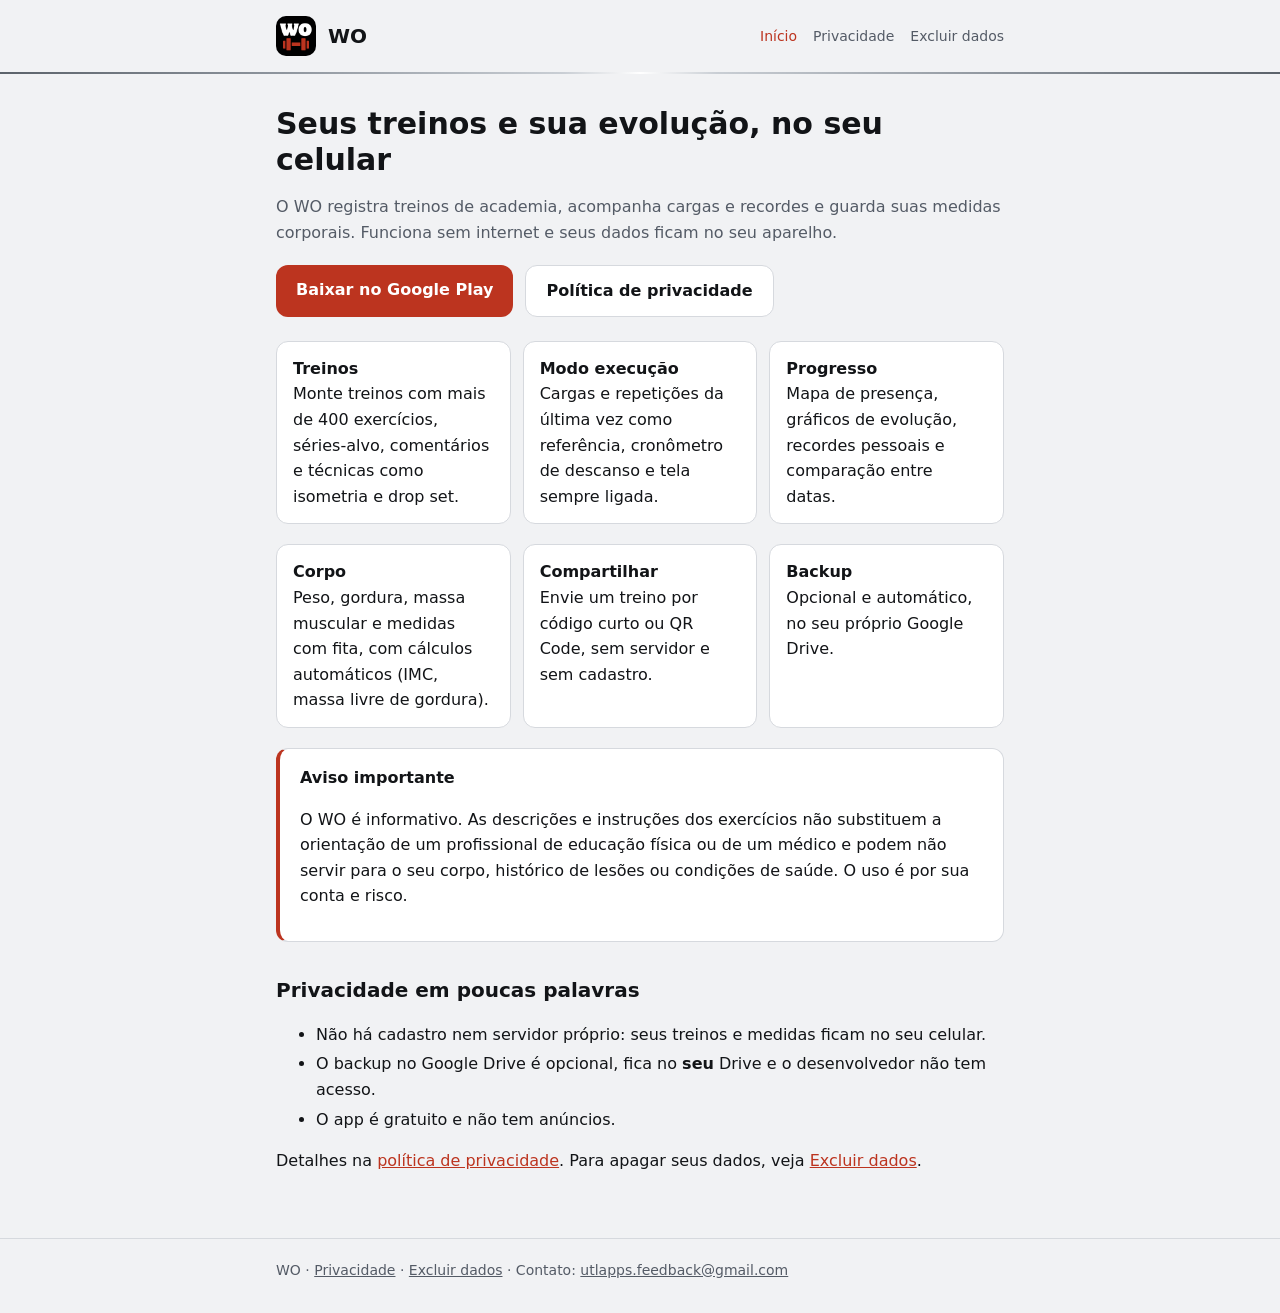
<file: index.html>
<!doctype html>
<html lang="pt-BR">
<head>
  <meta charset="utf-8">
  <meta name="viewport" content="width=device-width, initial-scale=1">
  <title>WO — treinos e composição corporal</title>
  <meta name="description" content="WO: registre seus treinos de academia, acompanhe sua evolução e suas medidas. Funciona sem internet.">
  <link rel="icon" href="img/favicon.png">
  <link rel="stylesheet" href="estilo.css">
</head>
<body>
  <header class="topo">
    <div class="conteudo">
      <img src="img/icone.png" alt="">
      <a class="marca" href="./">WO</a>
      <nav>
        <a href="./" aria-current="page">Início</a>
        <a href="privacidade.html">Privacidade</a>
        <a href="excluir-dados.html">Excluir dados</a>
      </nav>
    </div>
  </header>

  <main class="conteudo">
    <h1>Seus treinos e sua evolução, no seu celular</h1>
    <p class="sub">O WO registra treinos de academia, acompanha cargas e recordes e guarda suas medidas corporais. Funciona sem internet e seus dados ficam no seu aparelho.</p>

    <div class="acoes">
      <!-- Troque pelo link da Play Store depois da publicação:
           https://play.google.com/store/apps/details?id=com.leonardorabello.wo -->
      <a class="botao" href="https://play.google.com/store/apps/details?id=com.leonardorabello.wo">Baixar no Google Play</a>
      <a class="botao secundario" href="privacidade.html">Política de privacidade</a>
    </div>

    <ul class="lista-recursos">
      <li><strong>Treinos</strong>Monte treinos com mais de 400 exercícios, séries-alvo, comentários e técnicas como isometria e drop set.</li>
      <li><strong>Modo execução</strong>Cargas e repetições da última vez como referência, cronômetro de descanso e tela sempre ligada.</li>
      <li><strong>Progresso</strong>Mapa de presença, gráficos de evolução, recordes pessoais e comparação entre datas.</li>
      <li><strong>Corpo</strong>Peso, gordura, massa muscular e medidas com fita, com cálculos automáticos (IMC, massa livre de gordura).</li>
      <li><strong>Compartilhar</strong>Envie um treino por código curto ou QR Code, sem servidor e sem cadastro.</li>
      <li><strong>Backup</strong>Opcional e automático, no seu próprio Google Drive.</li>
    </ul>

    <div class="cartao destaque">
      <strong>Aviso importante</strong>
      <p>O WO é informativo. As descrições e instruções dos exercícios não substituem a orientação de um profissional de educação física ou de um médico e podem não servir para o seu corpo, histórico de lesões ou condições de saúde. O uso é por sua conta e risco.</p>
    </div>

    <h2>Privacidade em poucas palavras</h2>
    <ul>
      <li>Não há cadastro nem servidor próprio: seus treinos e medidas ficam no seu celular.</li>
      <li>O backup no Google Drive é opcional, fica no <strong>seu</strong> Drive e o desenvolvedor não tem acesso.</li>
      <li>O app é gratuito e não tem anúncios.</li>
    </ul>
    <p>Detalhes na <a href="privacidade.html">política de privacidade</a>. Para apagar seus dados, veja <a href="excluir-dados.html">Excluir dados</a>.</p>
  </main>

  <footer>
    <div class="conteudo">
      WO · <a href="privacidade.html">Privacidade</a> · <a href="excluir-dados.html">Excluir dados</a> · Contato: <a href="mailto:utlapps.feedback@gmail.com">utlapps.feedback@gmail.com</a>
    </div>
  </footer>
</body>
</html>
</file>
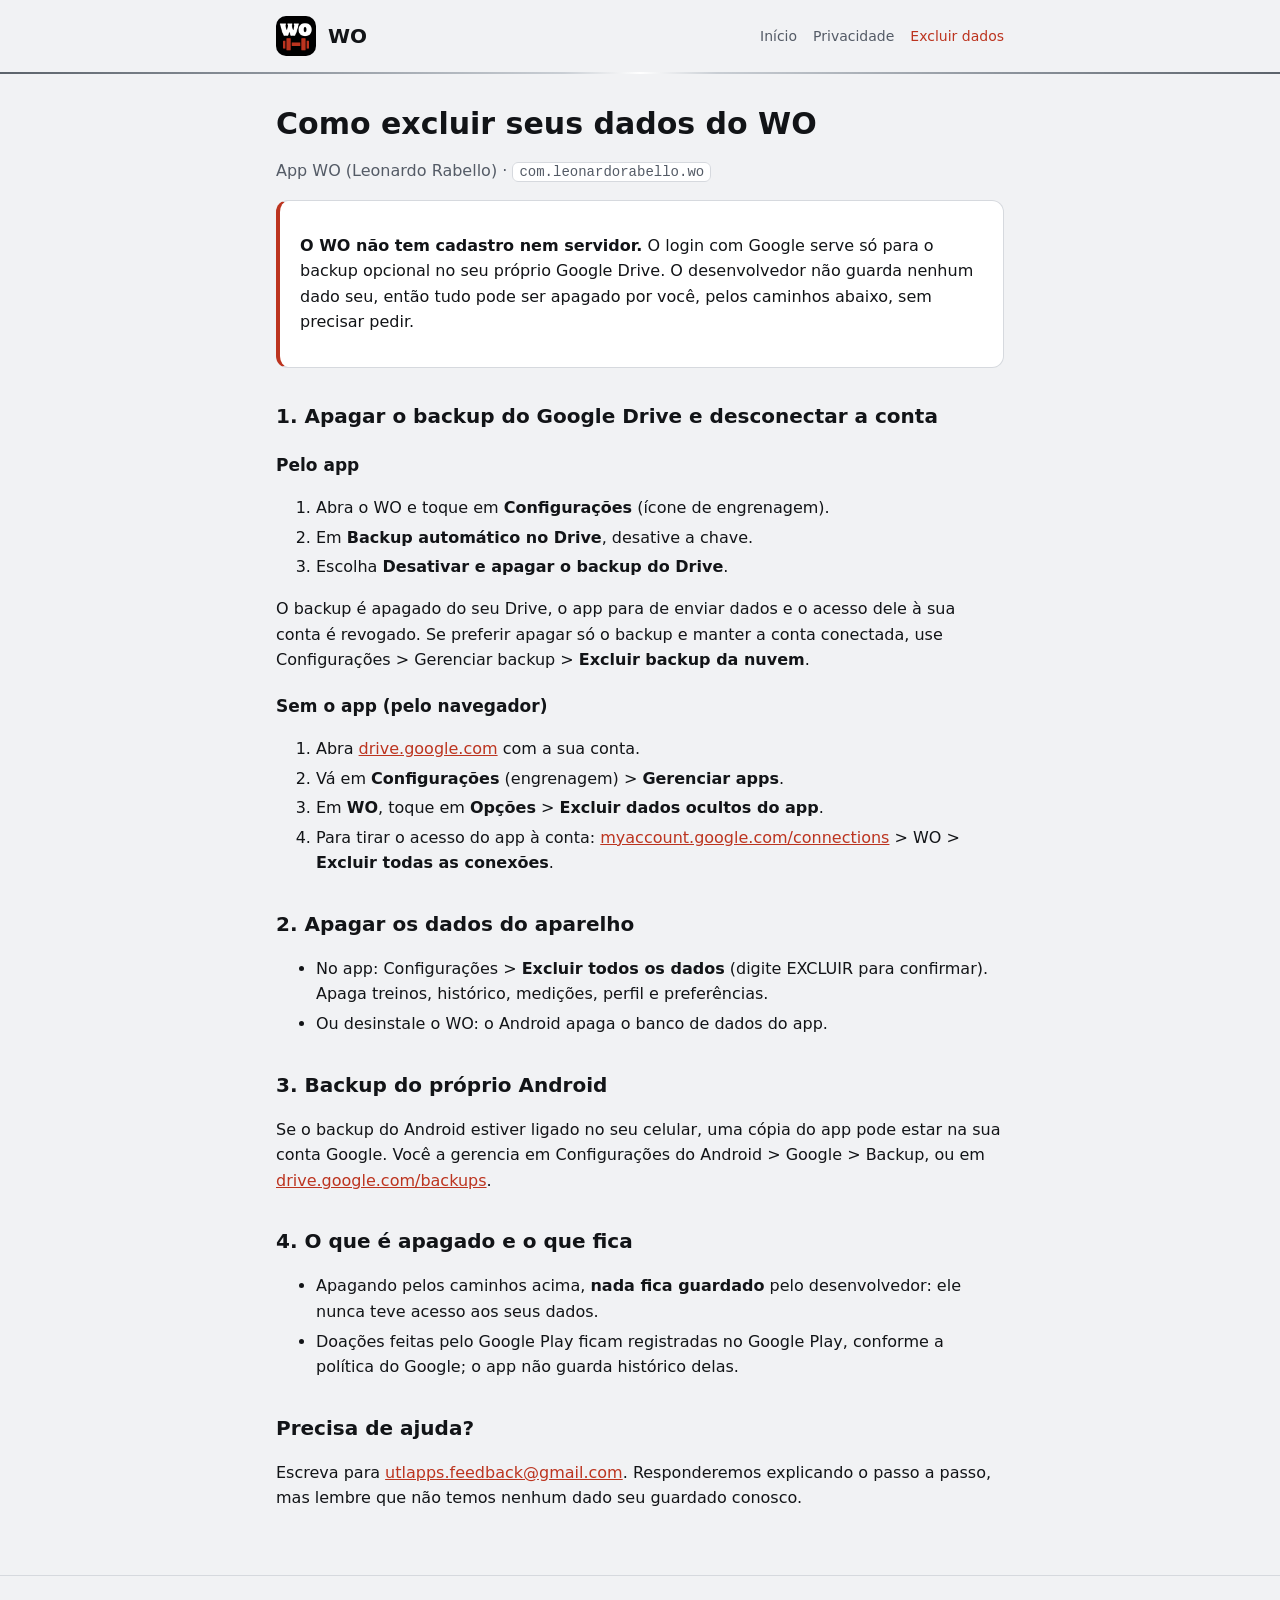
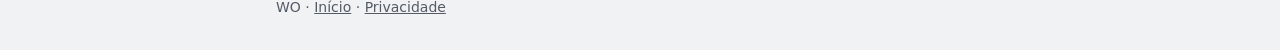
<file: excluir-dados.html>
<!doctype html>
<html lang="pt-BR">
<head>
  <meta charset="utf-8">
  <meta name="viewport" content="width=device-width, initial-scale=1">
  <title>Excluir dados — WO</title>
  <meta name="description" content="Como excluir os seus dados do app WO: no aparelho, no backup do seu Google Drive e o acesso da conta Google.">
  <link rel="icon" href="img/favicon.png">
  <link rel="stylesheet" href="estilo.css">
</head>
<body>
  <header class="topo">
    <div class="conteudo">
      <img src="img/icone.png" alt="">
      <a class="marca" href="./">WO</a>
      <nav>
        <a href="./">Início</a>
        <a href="privacidade.html">Privacidade</a>
        <a href="excluir-dados.html" aria-current="page">Excluir dados</a>
      </nav>
    </div>
  </header>

  <main class="conteudo">
    <h1>Como excluir seus dados do WO</h1>
    <p class="sub">App WO (Leonardo Rabello) · <code>com.leonardorabello.wo</code></p>

    <div class="cartao destaque">
      <p><strong>O WO não tem cadastro nem servidor.</strong> O login com Google serve só para o backup opcional no seu próprio Google Drive. O desenvolvedor não guarda nenhum dado seu, então tudo pode ser apagado por você, pelos caminhos abaixo, sem precisar pedir.</p>
    </div>

    <h2>1. Apagar o backup do Google Drive e desconectar a conta</h2>
    <h3>Pelo app</h3>
    <ol>
      <li>Abra o WO e toque em <strong>Configurações</strong> (ícone de engrenagem).</li>
      <li>Em <strong>Backup automático no Drive</strong>, desative a chave.</li>
      <li>Escolha <strong>Desativar e apagar o backup do Drive</strong>.</li>
    </ol>
    <p>O backup é apagado do seu Drive, o app para de enviar dados e o acesso dele à sua conta é revogado. Se preferir apagar só o backup e manter a conta conectada, use Configurações &gt; Gerenciar backup &gt; <strong>Excluir backup da nuvem</strong>.</p>

    <h3>Sem o app (pelo navegador)</h3>
    <ol>
      <li>Abra <a href="https://drive.google.com">drive.google.com</a> com a sua conta.</li>
      <li>Vá em <strong>Configurações</strong> (engrenagem) &gt; <strong>Gerenciar apps</strong>.</li>
      <li>Em <strong>WO</strong>, toque em <strong>Opções</strong> &gt; <strong>Excluir dados ocultos do app</strong>.</li>
      <li>Para tirar o acesso do app à conta: <a href="https://myaccount.google.com/connections">myaccount.google.com/connections</a> &gt; WO &gt; <strong>Excluir todas as conexões</strong>.</li>
    </ol>

    <h2>2. Apagar os dados do aparelho</h2>
    <ul>
      <li>No app: Configurações &gt; <strong>Excluir todos os dados</strong> (digite EXCLUIR para confirmar). Apaga treinos, histórico, medições, perfil e preferências.</li>
      <li>Ou desinstale o WO: o Android apaga o banco de dados do app.</li>
    </ul>

    <h2>3. Backup do próprio Android</h2>
    <p>Se o backup do Android estiver ligado no seu celular, uma cópia do app pode estar na sua conta Google. Você a gerencia em Configurações do Android &gt; Google &gt; Backup, ou em <a href="https://drive.google.com/backups">drive.google.com/backups</a>.</p>

    <h2>4. O que é apagado e o que fica</h2>
    <ul>
      <li>Apagando pelos caminhos acima, <strong>nada fica guardado</strong> pelo desenvolvedor: ele nunca teve acesso aos seus dados.</li>
      <li>Doações feitas pelo Google Play ficam registradas no Google Play, conforme a política do Google; o app não guarda histórico delas.</li>
    </ul>

    <h2>Precisa de ajuda?</h2>
    <p>Escreva para <a href="mailto:utlapps.feedback@gmail.com">utlapps.feedback@gmail.com</a>. Responderemos explicando o passo a passo, mas lembre que não temos nenhum dado seu guardado conosco.</p>
  </main>

  <footer>
    <div class="conteudo">
      WO · <a href="./">Início</a> · <a href="privacidade.html">Privacidade</a>
    </div>
  </footer>
</body>
</html>
</file>
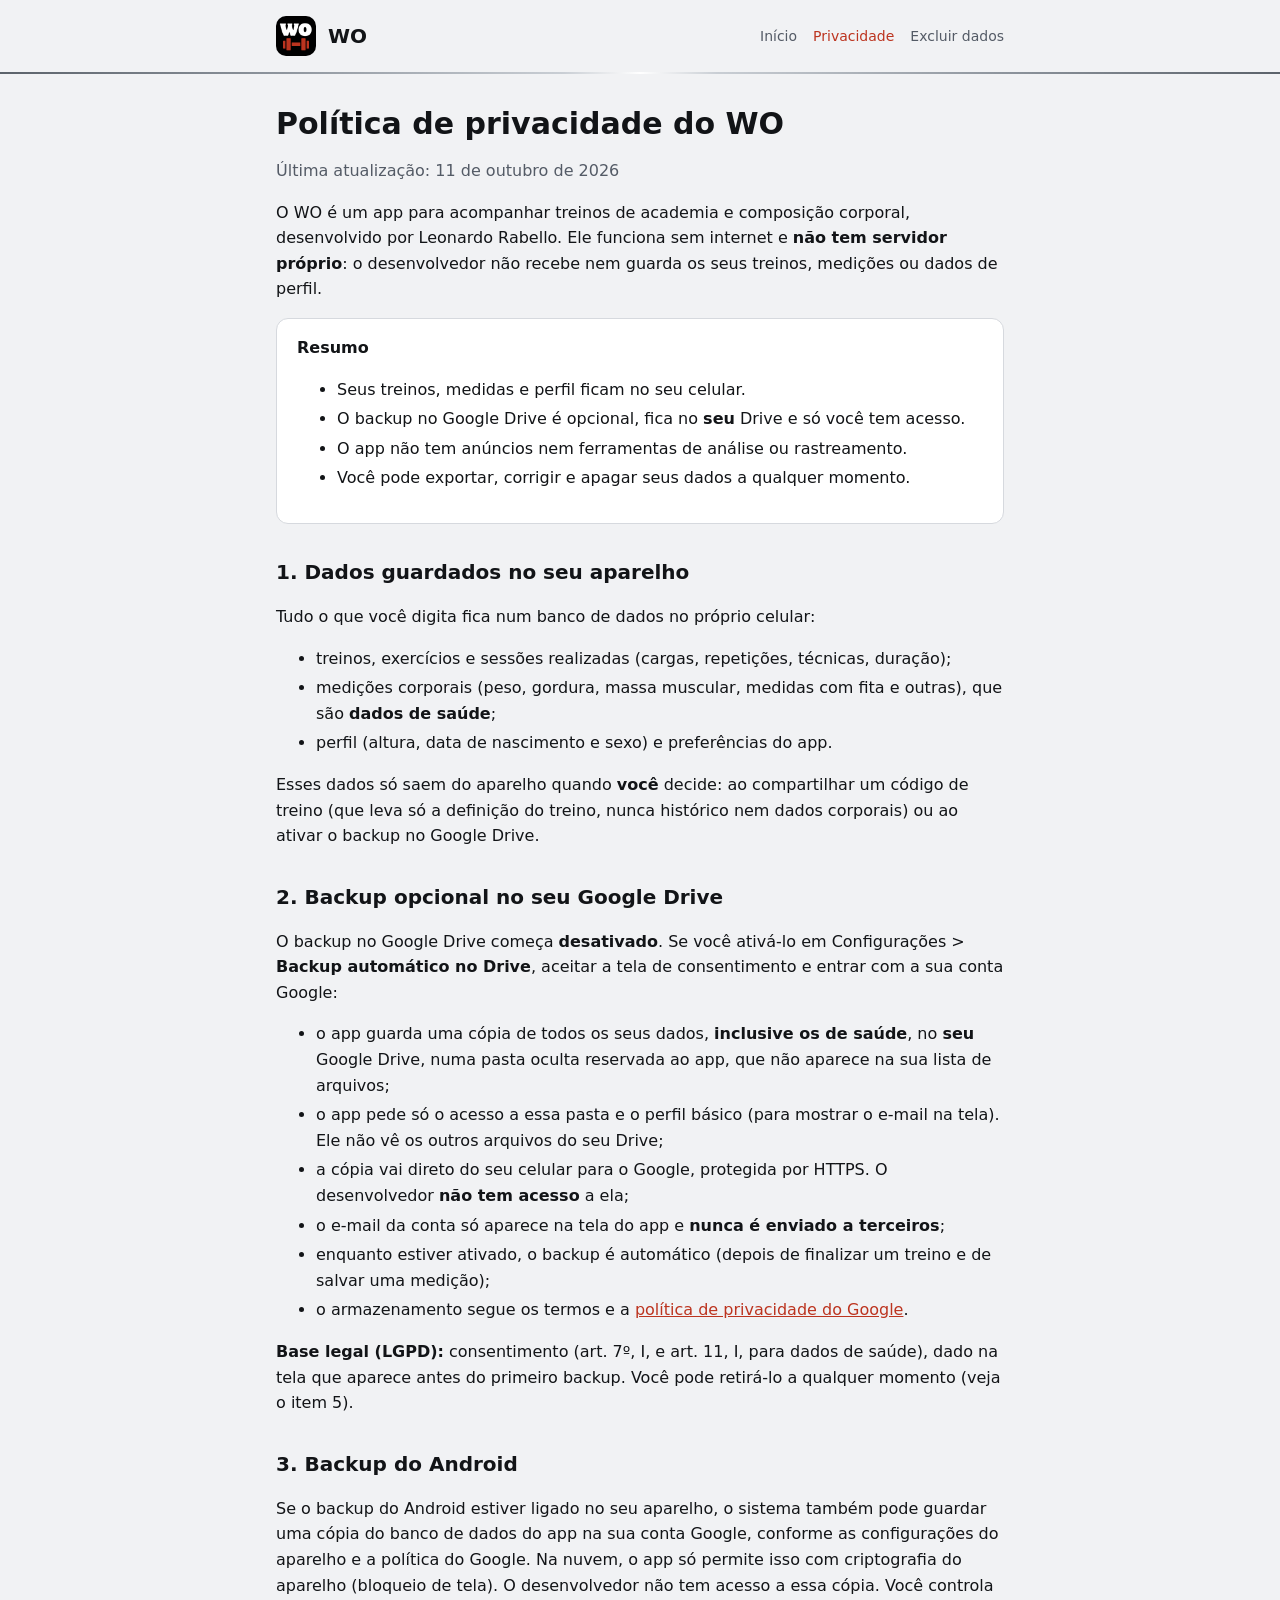
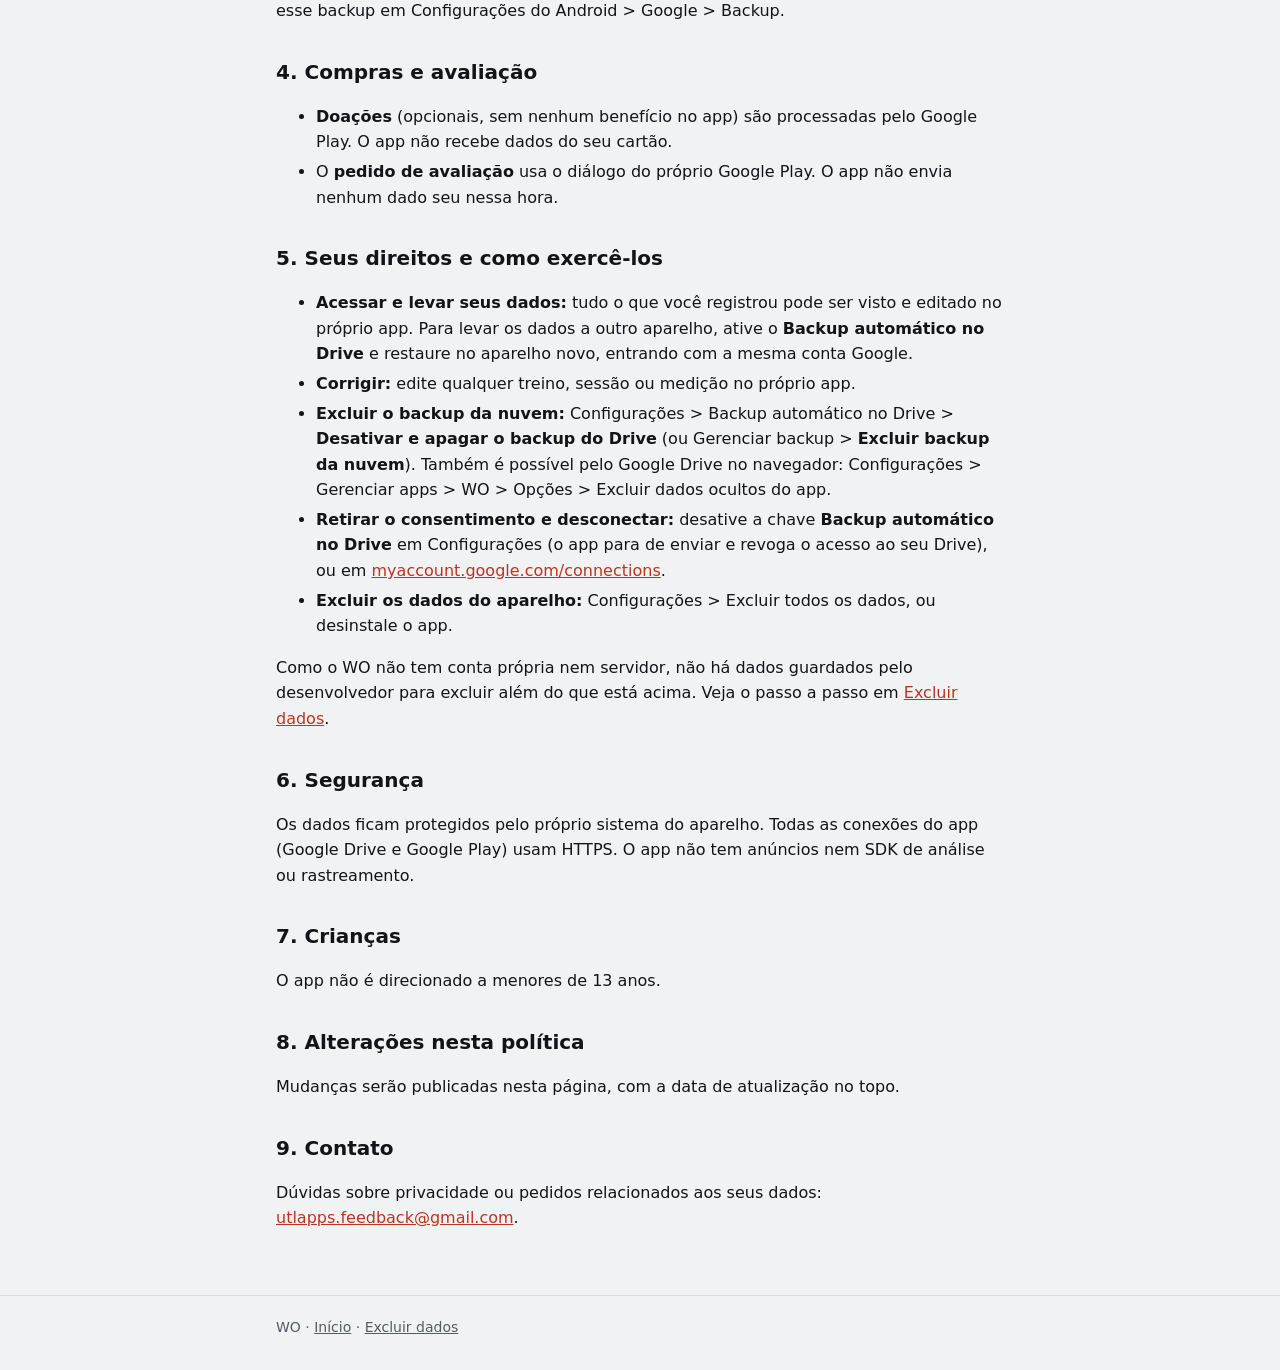
<file: privacidade.html>
<!doctype html>
<html lang="pt-BR">
<head>
  <meta charset="utf-8">
  <meta name="viewport" content="width=device-width, initial-scale=1">
  <title>Política de privacidade — WO</title>
  <meta name="description" content="Como o app WO trata os seus dados: o que fica no aparelho, o backup opcional no seu Google Drive, compras e seus direitos.">
  <link rel="icon" href="img/favicon.png">
  <link rel="stylesheet" href="estilo.css">
</head>
<body>
  <header class="topo">
    <div class="conteudo">
      <img src="img/icone.png" alt="">
      <a class="marca" href="./">WO</a>
      <nav>
        <a href="./">Início</a>
        <a href="privacidade.html" aria-current="page">Privacidade</a>
        <a href="excluir-dados.html">Excluir dados</a>
      </nav>
    </div>
  </header>

  <main class="conteudo">
    <h1>Política de privacidade do WO</h1>
    <p class="sub">Última atualização: 11 de outubro de 2026</p>

    <p>O WO é um app para acompanhar treinos de academia e composição corporal, desenvolvido por Leonardo Rabello. Ele funciona sem internet e <strong>não tem servidor próprio</strong>: o desenvolvedor não recebe nem guarda os seus treinos, medições ou dados de perfil.</p>

    <div class="cartao">
      <strong>Resumo</strong>
      <ul>
        <li>Seus treinos, medidas e perfil ficam no seu celular.</li>
        <li>O backup no Google Drive é opcional, fica no <strong>seu</strong> Drive e só você tem acesso.</li>
        <li>O app não tem anúncios nem ferramentas de análise ou rastreamento.</li>
        <li>Você pode exportar, corrigir e apagar seus dados a qualquer momento.</li>
      </ul>
    </div>

    <h2>1. Dados guardados no seu aparelho</h2>
    <p>Tudo o que você digita fica num banco de dados no próprio celular:</p>
    <ul>
      <li>treinos, exercícios e sessões realizadas (cargas, repetições, técnicas, duração);</li>
      <li>medições corporais (peso, gordura, massa muscular, medidas com fita e outras), que são <strong>dados de saúde</strong>;</li>
      <li>perfil (altura, data de nascimento e sexo) e preferências do app.</li>
    </ul>
    <p>Esses dados só saem do aparelho quando <strong>você</strong> decide: ao compartilhar um código de treino (que leva só a definição do treino, nunca histórico nem dados corporais) ou ao ativar o backup no Google Drive.</p>

    <h2>2. Backup opcional no seu Google Drive</h2>
    <p>O backup no Google Drive começa <strong>desativado</strong>. Se você ativá-lo em Configurações &gt; <strong>Backup automático no Drive</strong>, aceitar a tela de consentimento e entrar com a sua conta Google:</p>
    <ul>
      <li>o app guarda uma cópia de todos os seus dados, <strong>inclusive os de saúde</strong>, no <strong>seu</strong> Google Drive, numa pasta oculta reservada ao app, que não aparece na sua lista de arquivos;</li>
      <li>o app pede só o acesso a essa pasta e o perfil básico (para mostrar o e-mail na tela). Ele não vê os outros arquivos do seu Drive;</li>
      <li>a cópia vai direto do seu celular para o Google, protegida por HTTPS. O desenvolvedor <strong>não tem acesso</strong> a ela;</li>
      <li>o e-mail da conta só aparece na tela do app e <strong>nunca é enviado a terceiros</strong>;</li>
      <li>enquanto estiver ativado, o backup é automático (depois de finalizar um treino e de salvar uma medição);</li>
      <li>o armazenamento segue os termos e a <a href="https://policies.google.com/privacy">política de privacidade do Google</a>.</li>
    </ul>
    <p><strong>Base legal (LGPD):</strong> consentimento (art. 7º, I, e art. 11, I, para dados de saúde), dado na tela que aparece antes do primeiro backup. Você pode retirá-lo a qualquer momento (veja o item 5).</p>

    <h2>3. Backup do Android</h2>
    <p>Se o backup do Android estiver ligado no seu aparelho, o sistema também pode guardar uma cópia do banco de dados do app na sua conta Google, conforme as configurações do aparelho e a política do Google. Na nuvem, o app só permite isso com criptografia do aparelho (bloqueio de tela). O desenvolvedor não tem acesso a essa cópia. Você controla esse backup em Configurações do Android &gt; Google &gt; Backup.</p>

    <h2>4. Compras e avaliação</h2>
    <ul>
      <li><strong>Doações</strong> (opcionais, sem nenhum benefício no app) são processadas pelo Google Play. O app não recebe dados do seu cartão.</li>
      <li>O <strong>pedido de avaliação</strong> usa o diálogo do próprio Google Play. O app não envia nenhum dado seu nessa hora.</li>
    </ul>

    <h2>5. Seus direitos e como exercê-los</h2>
    <ul>
      <li><strong>Acessar e levar seus dados:</strong> tudo o que você registrou pode ser visto e editado no próprio app. Para levar os dados a outro aparelho, ative o <strong>Backup automático no Drive</strong> e restaure no aparelho novo, entrando com a mesma conta Google.</li>
      <li><strong>Corrigir:</strong> edite qualquer treino, sessão ou medição no próprio app.</li>
      <li><strong>Excluir o backup da nuvem:</strong> Configurações &gt; Backup automático no Drive &gt; <strong>Desativar e apagar o backup do Drive</strong> (ou Gerenciar backup &gt; <strong>Excluir backup da nuvem</strong>). Também é possível pelo Google Drive no navegador: Configurações &gt; Gerenciar apps &gt; WO &gt; Opções &gt; Excluir dados ocultos do app.</li>
      <li><strong>Retirar o consentimento e desconectar:</strong> desative a chave <strong>Backup automático no Drive</strong> em Configurações (o app para de enviar e revoga o acesso ao seu Drive), ou em <a href="https://myaccount.google.com/connections">myaccount.google.com/connections</a>.</li>
      <li><strong>Excluir os dados do aparelho:</strong> Configurações &gt; Excluir todos os dados, ou desinstale o app.</li>
    </ul>
    <p>Como o WO não tem conta própria nem servidor, não há dados guardados pelo desenvolvedor para excluir além do que está acima. Veja o passo a passo em <a href="excluir-dados.html">Excluir dados</a>.</p>

    <h2>6. Segurança</h2>
    <p>Os dados ficam protegidos pelo próprio sistema do aparelho. Todas as conexões do app (Google Drive e Google Play) usam HTTPS. O app não tem anúncios nem SDK de análise ou rastreamento.</p>

    <h2>7. Crianças</h2>
    <p>O app não é direcionado a menores de 13 anos.</p>

    <h2>8. Alterações nesta política</h2>
    <p>Mudanças serão publicadas nesta página, com a data de atualização no topo.</p>

    <h2>9. Contato</h2>
    <p>Dúvidas sobre privacidade ou pedidos relacionados aos seus dados: <a href="mailto:utlapps.feedback@gmail.com">utlapps.feedback@gmail.com</a>.</p>
  </main>

  <footer>
    <div class="conteudo">
      WO · <a href="./">Início</a> · <a href="excluir-dados.html">Excluir dados</a>
    </div>
  </footer>
</body>
</html>
</file>
<file: estilo.css>
/* Mesmas cores do app (tokens de src/theme/cores.ts). */
:root {
  --fundo: #f1f2f4;
  --superficie: #ffffff;
  --borda: #d6d9de;
  --texto: #121417;
  --texto-2: #545b66;
  --destaque: #bc341f;
  --destaque-texto: #bc341f;
  --metal: linear-gradient(90deg, #5b626a, #8e959d 22%, #c9ced4 44%, #ffffff 50%, #c9ced4 56%, #8e959d 78%, #5b626a);
}
@media (prefers-color-scheme: dark) {
  :root {
    --fundo: #0e0f11;
    --superficie: #17191c;
    --borda: #2e3238;
    --texto: #f2f3f5;
    --texto-2: #a4aab2;
    --destaque-texto: #ee684f;
    --metal: linear-gradient(90deg, #5b626a, #9aa1a9 22%, #d9dde2 44%, #f5f7fa 50%, #d9dde2 56%, #9aa1a9 78%, #5b626a);
  }
}
* { box-sizing: border-box; }
html { -webkit-text-size-adjust: 100%; }
body {
  margin: 0;
  background: var(--fundo);
  color: var(--texto);
  font: 16px/1.6 system-ui, -apple-system, "Segoe UI", Roboto, sans-serif;
}
.topo { border-bottom: 2px solid transparent; border-image: var(--metal) 1; background: var(--fundo); }
.topo .conteudo { display: flex; align-items: center; gap: 12px; padding-top: 16px; padding-bottom: 16px; }
.topo img { width: 40px; height: 40px; border-radius: 10px; }
.topo a.marca { color: var(--texto); font-weight: 700; font-size: 20px; text-decoration: none; }
.topo nav { margin-left: auto; display: flex; gap: 16px; flex-wrap: wrap; }
.topo nav a { color: var(--texto-2); text-decoration: none; font-size: 14px; }
.topo nav a:hover, .topo nav a[aria-current="page"] { color: var(--destaque-texto); }
.conteudo { max-width: 760px; margin: 0 auto; padding: 0 16px; }
main.conteudo { padding-top: 24px; padding-bottom: 48px; }
h1 { font-size: 30px; line-height: 1.2; margin: 8px 0 8px; }
h2 { font-size: 20px; margin: 32px 0 8px; }
h3 { font-size: 17px; margin: 20px 0 4px; }
p, li { color: var(--texto); }
.sub { color: var(--texto-2); }
a { color: var(--destaque-texto); }
.cartao { background: var(--superficie); border: 1px solid var(--borda); border-radius: 12px; padding: 16px 20px; margin: 16px 0; }
.cartao.destaque { border-left: 4px solid var(--destaque); }
.botao { display: inline-block; background: var(--destaque); color: #fff; text-decoration: none; font-weight: 600; padding: 12px 20px; border-radius: 12px; }
.botao.secundario { background: var(--superficie); color: var(--texto); border: 1px solid var(--borda); }
.acoes { display: flex; gap: 12px; flex-wrap: wrap; margin: 20px 0; }
.lista-recursos { display: grid; grid-template-columns: repeat(auto-fit, minmax(220px, 1fr)); gap: 12px; padding: 0; list-style: none; }
.lista-recursos li { background: var(--superficie); border: 1px solid var(--borda); border-radius: 12px; padding: 14px 16px; }
.lista-recursos strong { display: block; }
ol li, ul li { margin: 4px 0; }
code { background: var(--superficie); border: 1px solid var(--borda); border-radius: 6px; padding: 1px 6px; font-size: 14px; }
footer { border-top: 1px solid var(--borda); color: var(--texto-2); font-size: 14px; }
footer .conteudo { padding-top: 20px; padding-bottom: 32px; }
footer a { color: var(--texto-2); }
</file>
